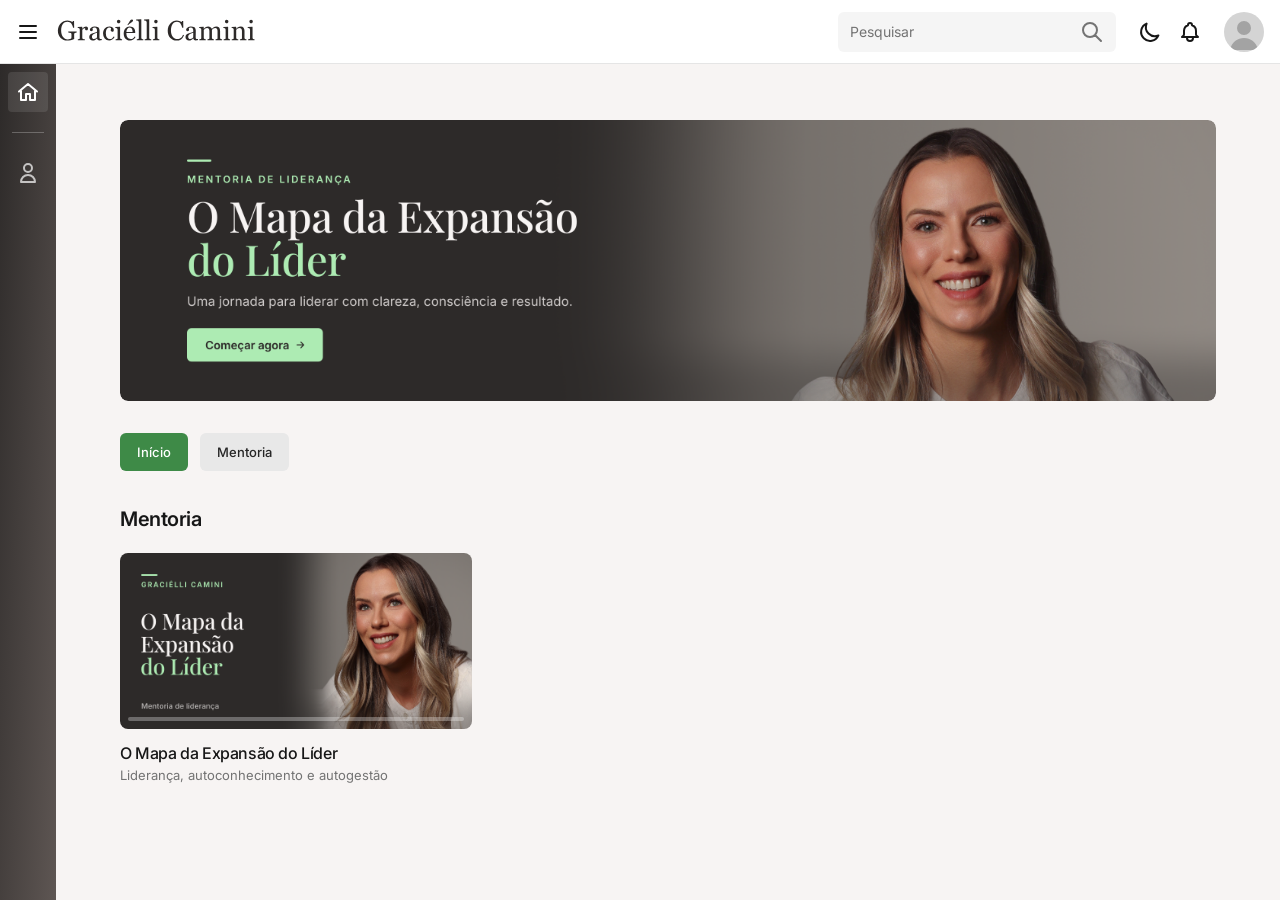
<file: index.html>
<!doctype html>
<html lang="pt-BR" data-theme="classic">
<head>
  <meta charset="utf-8" />
  <meta name="viewport" content="width=device-width, initial-scale=1" />
  <meta name="robots" content="noindex" />
  <title>Plataforma</title>
  <link rel="icon" href="assets/placeholders/favicon.svg" />
  <link rel="stylesheet" href="src/css/tokens.css" />
  <link rel="stylesheet" href="src/css/components.css" />
  <link rel="stylesheet" href="src/css/pages.css" />
  <link rel="stylesheet" href="src/css/arts.css" />
</head>
<body>
  <!-- Toda a interface é montada por src/js/main.js a partir dos dois arquivos de config.
       A fonte do cliente é carregada por src/js/theme.js (platform.config.js → typography). -->
  <div id="app"></div>

  <script src="platform.config.js"></script>
  <script src="content.config.js"></script>
  <script type="module" src="src/js/main.js"></script>
</body>
</html>
</file>
<file: src/css/tokens.css>
/* =============================================================
 * TOKENS
 *
 * Cores do sistema em HSL ("H S% L%"), usadas como hsl(var(--x)).
 *
 * [CLIENTE] — MUTÁVEIS, definidas no platform.config.js e injetadas
 * por src/js/theme.js na criação de cada plataforma (NUNCA edite aqui):
 *   --brand, --brand-light, --brand-dark, --brand-invert   botões, progresso, links, foco
 *   --navbar-primary, --navbar-secondary                    cores da barra lateral
 *   --navbar-background                                     imagem da barra lateral
 *   --page                                                  fundo das páginas (tema classic)
 *   --font-sans                                             fonte da interface
 *
 * IMUTÁVEL — todo o resto: medidas, raios e os 4 temas abaixo.
 * Os valores padrão deste arquivo são NEUTROS (preto, branco e cinzas):
 * o template não tem identidade visual de propósito.
 * ============================================================= */

:root {
  /* ---- medidas ---- */
  --topbar-h: 4rem;          /* 64px */
  --navbar-w-closed: 3.5rem; /* 56px */
  --navbar-w-open: 15rem;    /* 240px */
  --radius-sm: .25rem;
  --radius: .375rem;
  --radius-lg: .5rem;
  --radius-xl: .75rem;
  --ease: cubic-bezier(.4, 0, .2, 1);

  /* ---- fonte: [CLIENTE] typography.fontFamily — padrão Helvetica ---- */
  --font-sans: "Helvetica Neue", Helvetica, Arial, sans-serif;

  /* ---- tema "classic" (claro, cinzas neutros) ---- */
  --background: 0 0% 100%;
  --foreground: 0 0% 9%;
  --popover: 0 0% 100%;
  --popover-foreground: 0 0% 9%;
  --secondary: 0 0% 91%;
  --secondary-foreground: 0 0% 15%;
  --muted: 0 0% 96.1%;
  --muted-foreground: 0 0% 45.1%;
  --accent: 0 0% 96.1%;
  --accent-foreground: 0 0% 9%;
  --destructive: 0 72.22% 50.59%;   /* único tom não-cinza: alertas/erros */
  --destructive-foreground: 0 0% 98%;
  --card: 0 0% 100%;
  --border: 0 0% 89.8%;
  --input: 0 0% 83.1%;
  --ring: var(--brand-light);
  --page: 0 0% 98%;                 /* [CLIENTE] appearance.pageBackground */

  /* ---- marca: [CLIENTE] appearance.brandColor ---- */
  --brand-light: 0 0% 52.5%;
  --brand: 0 0% 45.1%;
  --brand-dark: 0 0% 36%;
  --brand-invert: 0 0% 100%;

  /* ---- barra lateral: [CLIENTE] appearance.sidebarColors / images.sidebarBackground ---- */
  --navbar-primary: 0 0% 9%;
  --navbar-secondary: 0 0% 0%;
  --navbar-background: none;

  /* ---- hero do ranking por tema da topbar ---- */
  --ranking-hero-bg: #171717;
  --ranking-subtitle-color: #a3a3a3;

  color-scheme: light;
}

/* ---- temas escuros: aplicados em .dark dentro de [data-theme=x] ou em .dark[data-theme=x] ---- */
:where([data-theme=carbon] .dark, .dark[data-theme=carbon]) {
  --background: 223 0% 3.9%;
  --foreground: 223 0% 98%;
  --popover: 223 0% 14.9%;
  --popover-foreground: 223 0% 98%;
  --secondary: 223 0% 14.9%;
  --secondary-foreground: 223 0% 98%;
  --muted: 223 0% 14.9%;
  --muted-foreground: 223 0% 63%;
  --accent: 223 0% 25%;
  --accent-foreground: 223 0% 98%;
  --destructive: 358.8 100% 69.8%;
  --destructive-foreground: 223 0% 98%;
  --card: 223 0% 9%;
  --border: 223 0% 15.5%;
  --input: 223 0% 20.4%;
  --page: var(--background);
  color-scheme: dark;
}

:where([data-theme=dracula] .dark, .dark[data-theme=dracula]) {
  --background: 249 24% 5%;
  --foreground: 245 50% 93%;
  --popover: 247 25% 8%;
  --popover-foreground: 245 50% 93%;
  --secondary: 248 27% 11%;
  --secondary-foreground: 245 50% 93%;
  --muted: 248 27% 13%;
  --muted-foreground: 248 15% 55%;
  --accent: 267 20% 15%;
  --accent-foreground: 245 50% 93%;
  --destructive: 343 55% 55%;
  --destructive-foreground: 0 0% 100%;
  --card: 247 25% 8%;
  --border: 248 20% 13%;
  --input: 249 16% 17%;
  --page: var(--background);
  color-scheme: dark;
}

:where([data-theme=prime] .dark, .dark[data-theme=prime]) {
  --background: 220 16% 5%;
  --foreground: 219 28% 88%;
  --popover: 220 16% 12%;
  --popover-foreground: 218 27% 92%;
  --secondary: 220 17% 12%;
  --secondary-foreground: 218 27% 94%;
  --muted: 220 16% 14%;
  --muted-foreground: 219 14% 55%;
  --accent: 220 16% 18%;
  --accent-foreground: 218 27% 94%;
  --destructive: 354 38% 50%;
  --destructive-foreground: 0 0% 100%;
  --card: 222 16% 9%;
  --border: 220 16% 15%;
  --input: 220 16% 17%;
  --page: var(--background);
  color-scheme: dark;
}

/* hero do ranking acompanha o tema da topbar */
:root:has(.topbar[data-theme=carbon])  { --ranking-hero-bg: #121212; --ranking-subtitle-color: #a1a1aa; }
:root:has(.topbar[data-theme=dracula]) { --ranking-hero-bg: #0f0e16; --ranking-subtitle-color: #847fa4; }
:root:has(.topbar[data-theme=prime])   { --ranking-hero-bg: #0f1115; --ranking-subtitle-color: #7c88a2; }
</file>
<file: src/css/components.css>
/* =============================================================
 * COMPONENTES — IMUTÁVEL (shell, botões, formulários, menus).
 * ============================================================= */

*, *::before, *::after { box-sizing: border-box; border: 0 solid hsl(var(--border)); }

html, body { height: 100%; }

html {
  font-family: var(--font-sans), "Apple Color Emoji", "Segoe UI Emoji";
  line-height: 1.5;
  -webkit-text-size-adjust: 100%;
  -webkit-tap-highlight-color: transparent;
}

body {
  margin: 0;
  overflow: hidden;
  font-size: .875rem;
  line-height: 1.25rem;
  color: hsl(var(--foreground));
  background: hsl(var(--page));
  -webkit-font-smoothing: antialiased;
}

h1, h2, h3, h4, p { margin: 0; font-size: inherit; font-weight: inherit; }
a { color: inherit; text-decoration: none; }
img, svg, video, iframe { display: block; max-width: 100%; }
button, input, select, textarea { font: inherit; color: inherit; margin: 0; }
button { background: none; padding: 0; cursor: pointer; }
ul, ol { margin: 0; padding: 0; }
hr { margin: 0; border-top-width: 1px; }
.sr-only { position: absolute; width: 1px; height: 1px; overflow: hidden; clip: rect(0 0 0 0); white-space: nowrap; }

.icon { display: inline-flex; flex: none; pointer-events: none; width: 1.5rem; height: 1.5rem; }
.icon svg { width: 100%; height: 100%; }
.icon-4 { width: 1rem; height: 1rem; }
.icon-5 { width: 1.25rem; height: 1.25rem; }
.icon-10 { width: 2.5rem; height: 2.5rem; }

/* tipografia utilitária */
.h1 { font-size: 1.5rem; line-height: 2rem; font-weight: 600; letter-spacing: -.025em; }
.h2 { font-size: 1.25rem; line-height: 1.75rem; font-weight: 600; letter-spacing: -.025em; }
.h3 { font-size: 1.125rem; line-height: 1.75rem; font-weight: 500; }
.h4 { font-size: 1rem; line-height: 1.5rem; font-weight: 500; }
.text-muted { color: hsl(var(--muted-foreground)); }
.text-mmd { font-size: .8125rem; line-height: 1.25rem; }
.text-xs { font-size: .75rem; line-height: 1rem; }
.eyebrow { font-size: .625rem; line-height: .875rem; font-weight: 600; text-transform: uppercase; color: hsl(var(--muted-foreground) / .7); }
.link-brand { color: hsl(var(--brand)); font-weight: 500; }
.link-brand:hover { color: hsl(var(--brand-dark)); }

/* =============================================================
 * SHELL: topbar + navbar + main
 * ============================================================= */
#app { display: flex; flex-direction: column; height: 100%; }

.base {
  display: flex;
  flex: 1;
  min-height: 0;
  overflow: hidden;
  background: hsl(var(--page));
  color: hsl(var(--foreground));
}

.main { flex: 1; min-width: 0; overflow-y: auto; scroll-behavior: smooth; }
.main--white { background: hsl(var(--background)); }
:root:not([data-theme=classic]) .main--white { background: hsl(var(--background)); }

/* ---------- Topbar ---------- */
.topbar {
  position: relative;
  z-index: 25;           /* abaixo da gaveta mobile (40) e do backdrop (30) */
  display: flex;
  flex: none;
  align-items: center;
  justify-content: space-between;
  height: var(--topbar-h);
  padding: 0 1rem 0 .5rem;
  border-bottom-width: 1px;
  border-color: hsl(var(--border));
  background: hsl(var(--background));
  color: hsl(var(--foreground));
}
.topbar__left, .topbar__right { display: flex; align-items: center; }
.topbar__right { gap: .875rem; justify-content: flex-end; }
.topbar__logo { display: block; outline: none; }
.topbar__logo img { max-height: 3rem; max-width: 200px; object-fit: contain; }

.topbar__button {
  display: flex;
  align-items: center;
  justify-content: center;
  width: 2.5rem;
  height: 2.5rem;
  border-radius: 9999px;
  background: hsl(var(--background));
  color: hsl(var(--foreground));
  outline: 2px solid transparent;
  outline-offset: 2px;
  position: relative;
}
.topbar__button:hover, .topbar__button:focus-visible { background: hsl(var(--foreground) / .05); }
.topbar__button img { width: 2.5rem; height: 2.5rem; border-radius: 9999px; object-fit: cover; }
.topbar__badge {
  position: absolute; top: .375rem; right: .375rem;
  min-width: 1rem; height: 1rem; padding: 0 .25rem;
  border-radius: 9999px; background: hsl(var(--destructive)); color: #fff;
  font-size: .625rem; line-height: 1rem; font-weight: 600; text-align: center;
}

.topbar__search { display: none; width: 100%; max-width: 20rem; }
@media (min-width: 768px) { .topbar__search { display: block; } }
.search-control { position: relative; color: hsl(var(--muted-foreground)); }
.search-control:focus-within { color: hsl(var(--foreground)); }
.search-control button { position: absolute; inset: 0 0 0 auto; display: flex; align-items: center; padding-right: .75rem; color: inherit; }
.topbar__search-input {
  width: 100%;
  height: 2.5rem;
  padding: .5rem 3rem .5rem .75rem;
  border: none;
  border-radius: var(--radius);
  background: hsl(var(--border) / .4);
  color: hsl(var(--foreground));
  outline: none;
}
.topbar__search-input::placeholder { color: hsl(var(--muted-foreground)); }
.topbar__search-input:focus-visible { background: hsl(var(--border) / .6); }

@media (max-width: 767px) { .md-only { display: none !important; } }

/* ---------- Navbar (barra lateral) ---------- */
.navbar {
  flex: none;
  overflow-y: auto;
  overflow-x: hidden;
  transition: transform .3s var(--ease);
  scrollbar-width: none;
}
.navbar::-webkit-scrollbar { display: none; }

.navbar-solid { background-color: hsl(var(--navbar-primary)); }
.navbar-linear-gradient { background-image: linear-gradient(to bottom right, hsl(var(--navbar-primary)), hsl(var(--navbar-secondary))); }
.navbar-blend-gradient {
  background-position: 50%;
  background-size: cover;
  background-image:
    linear-gradient(to bottom right, hsl(var(--navbar-primary) / 90%), hsl(var(--navbar-secondary) / 90%)),
    var(--navbar-background);
}
.navbar-minimal { background-color: hsl(var(--background)); border-right-width: 1px; }
.navbar-transparent { border-right-width: 1px; border-color: hsl(var(--border)); }

.navbar-dark {
  --navbar-fg-dim: #ffffffb3; --navbar-fg: #fff; --navbar-bg-hover: #ffffff1a;
  --navbar-border: #ffffff40; --navbar-input-bg: #0000004d; --navbar-input-focus: #000000b3;
  --navbar-input-ph: #ffffff80; --navbar-search-text: #a3a3a3; --navbar-button-hover: #ffffff0d;
}
.navbar-light {
  --navbar-fg-dim: #0a0a0a80; --navbar-fg: #0a0a0ab3; --navbar-bg-hover: #0a0a0a1a;
  --navbar-border: #0a0a0a1a; --navbar-input-bg: #0000001a; --navbar-input-focus: #fff;
  --navbar-input-ph: #0006; --navbar-search-text: #0006; --navbar-button-hover: #0000000d;
}

.navbar__inner { width: var(--navbar-w-open); transition: width .3s var(--ease); }
.navbar__group { display: flex; flex-direction: column; gap: .25rem; padding: .5rem; }
.navbar__divisor { margin: .75rem; border-color: var(--navbar-border); }

.navbar__link {
  position: relative;
  display: flex;
  align-items: center;
  padding: .5rem;
  border-radius: var(--radius-sm);
  color: var(--navbar-fg-dim);
  white-space: nowrap;
  outline: 2px solid transparent;
  outline-offset: 2px;
}
.navbar__link.active, .navbar__link:hover, .navbar__link:focus-visible { background: var(--navbar-bg-hover); color: var(--navbar-fg); }
.navbar__text { flex: 1; margin-left: .75rem; font-weight: 500; overflow: hidden; opacity: 1; transition: all .3s var(--ease); }
.navbar__link.active .navbar__text { font-weight: 600; }

.navbar__mobile-head { display: none; }
.navbar__button {
  display: flex; align-items: center; justify-content: center;
  width: 2.5rem; height: 2.5rem; margin-right: .5rem; border-radius: 9999px; color: var(--navbar-fg);
}
.navbar__button:hover { background: var(--navbar-button-hover); }
.navbar__search { position: relative; color: var(--navbar-search-text); }
.navbar__search input {
  width: 100%; padding: .375rem 3rem .375rem .75rem; border-radius: var(--radius);
  background: var(--navbar-input-bg); color: var(--navbar-fg); border: 1px solid transparent; outline: none;
}
.navbar__search input::placeholder { color: var(--navbar-input-ph); }
.navbar__search input:focus { background: var(--navbar-input-focus); }
.navbar__search button { position: absolute; inset: 0 0 0 auto; display: flex; align-items: center; padding-right: .75rem; color: inherit; }

/* tooltip quando recolhida */
.navbar__tip {
  position: fixed;
  z-index: 60;
  padding: .25rem .5rem;
  border-radius: var(--radius);
  background: #fff;
  color: #737373;
  font-size: .6875rem;
  font-weight: 700;
  line-height: 1rem;
  box-shadow: 0 0 20px 4px #9aa1b126, 0 4px 80px -8px #24282f40, 0 4px 4px -2px #5b5e6926;
  pointer-events: none;
  transform: translateY(-50%);
  white-space: nowrap;
}
.dark .navbar__tip, :root:not([data-theme=classic]) .navbar__tip { background: hsl(var(--border)); color: hsl(var(--foreground)); }

.navbar-backdrop {
  position: fixed; inset: 0; z-index: 30;
  pointer-events: none; opacity: 0; background: #18181b00;
  transition: opacity .2s var(--ease);
}

@media (min-width: 640px) {
  .navbar:not([data-state=open]) .navbar__inner { width: var(--navbar-w-closed); }
  .navbar:not([data-state=open]) .navbar__text { opacity: 0; flex: none; width: 0; margin-left: 0; }
  .navbar-backdrop { display: none; }
}

@media (max-width: 639px) {
  .navbar { position: fixed; top: 0; bottom: 0; left: 0; z-index: 40; transform: translateX(-100%); }
  .navbar[data-state=open] { transform: translateX(0); }
  .navbar-transparent { background: hsl(var(--page)); }
  .navbar[data-state=open] + .navbar-backdrop { pointer-events: auto; opacity: 1; background: #18181bbf; }
  .navbar__mobile-head { display: block; margin-bottom: .25rem; }
  .navbar__mobile-head .row { display: flex; align-items: center; height: 3rem; margin-bottom: .375rem; }
  .navbar__mobile-head img { max-height: 3rem; max-width: 160px; }
}

/* =============================================================
 * BOTÕES
 * ============================================================= */
.btn {
  --bw: 1px;
  display: inline-flex;
  align-items: center;
  justify-content: center;
  gap: .5rem;
  padding: .5rem 1rem;
  border: var(--bw) solid transparent;
  border-radius: var(--radius);
  font-size: .8125rem;
  font-weight: 500;
  line-height: 1.25rem;
  white-space: nowrap;
  user-select: none;
  cursor: pointer;
  box-shadow: 0 1px 2px 0 #0000000d;
  outline: 2px solid transparent;
  outline-offset: 2px;
  transition: color .15s var(--ease), background-color .15s var(--ease), border-color .15s var(--ease), box-shadow .15s var(--ease);
}
.btn:focus-visible { border-color: hsl(var(--ring)); box-shadow: 0 0 0 3px hsl(var(--ring) / .4); }
.btn[disabled], .btn.disabled { pointer-events: none; opacity: .5; }

.btn-primary { background: hsl(var(--brand)); color: hsl(var(--brand-invert)); }
.btn-primary:hover { background: hsl(var(--brand-dark)); }
.btn-secondary { background: hsl(var(--secondary)); color: hsl(var(--secondary-foreground)); box-shadow: none; }
.btn-secondary:hover { background: hsl(var(--secondary) / .8); }
.btn-secondary.active { background: hsl(var(--brand)); color: hsl(var(--brand-invert)); }
.btn-ghost { color: hsl(var(--foreground)); box-shadow: none; }
.btn-ghost:hover { background: hsl(var(--accent)); color: hsl(var(--accent-foreground)); }
.btn-outline { border-color: hsl(var(--input)); background: hsl(var(--background)); color: hsl(var(--accent-foreground)); }
.btn-outline:hover, .btn-outline.active { background: hsl(var(--accent)); }
.dark .btn-outline, :root:not([data-theme=classic]) .btn-outline { background: hsl(var(--input) / .3); }
.btn-outline-primary { border-color: hsl(var(--brand)); color: hsl(var(--brand)); box-shadow: none; background: transparent; }
.btn-outline-primary:hover, .btn-outline-primary:focus-visible { background: hsl(var(--brand)); color: hsl(var(--brand-invert)); }
.btn-outline-secondary { border-color: hsl(var(--secondary)); color: hsl(var(--secondary-foreground) / .8); box-shadow: none; background: transparent; }
.btn-outline-secondary:hover, .btn-outline-secondary.active { background: hsl(var(--secondary)); color: hsl(var(--secondary-foreground)); }

.btn-sm { padding: .25rem .625rem; }
.btn-md { padding: .625rem 1rem; font-size: .875rem; }
.btn-lg { padding: .625rem 1.25rem; font-size: 1rem; line-height: 1.5rem; }
.btn-md.btn-outline-primary, .btn-md.btn-outline-secondary, .btn-lg.btn-outline-primary, .btn-lg.btn-outline-secondary { --bw: 2px; }
.btn-icon { width: 2rem; height: 2rem; padding: 0; }
.btn-square { padding: .5rem; }
.btn-block { width: 100%; }
.lowercase { text-transform: lowercase; }

.join { display: flex; align-items: stretch; }
.join > :not(:first-child) { border-top-left-radius: 0; border-bottom-left-radius: 0; margin-left: calc(var(--bw, 1px) * -1); }
.join > :not(:last-child) { border-top-right-radius: 0; border-bottom-right-radius: 0; }

/* =============================================================
 * FORMULÁRIOS
 * ============================================================= */
.form-group { display: grid; gap: .375rem; }
.form-label { font-size: .8125rem; font-weight: 500; line-height: 1.25rem; color: hsl(var(--secondary-foreground)); user-select: none; }
.form-input, .form-select, .form-textarea {
  display: block;
  width: 100%;
  padding: .5rem .75rem;
  border: 1px solid hsl(var(--input));
  border-radius: var(--radius);
  background: #fff;
  color: hsl(var(--foreground));
  font-size: .875rem;
  line-height: 1.25rem;
  box-shadow: 0 1px 2px 0 #0000000d;
  outline: none;
  transition: color .15s var(--ease), box-shadow .15s var(--ease);
  appearance: none;
}
.dark :is(.form-input, .form-select, .form-textarea),
:root:not([data-theme=classic]) :is(.form-input, .form-select, .form-textarea) { background: hsl(var(--input) / .3); }
.form-input::placeholder, .form-textarea::placeholder { color: hsl(var(--muted-foreground)); }
.form-input:focus-visible, .form-select:focus-visible, .form-textarea:focus-visible { border-color: hsl(var(--ring)); box-shadow: 0 0 0 3px hsl(var(--ring) / .4); }
.form-input-md { padding: .75rem; font-size: 1rem; line-height: 1.5rem; }
.form-input-sm { padding-top: .375rem; padding-bottom: .375rem; font-size: .8125rem; }
@media (min-width: 640px) { .form-input-base { font-size: 1rem; line-height: 1.5rem; } }
.form-select {
  padding-right: 2.5rem;
  background-image: url("data:image/svg+xml;charset=utf-8,%3Csvg xmlns='http://www.w3.org/2000/svg' fill='none' viewBox='0 0 20 20'%3E%3Cpath stroke='%23737373e6' stroke-linecap='round' stroke-linejoin='round' stroke-width='1.5' d='m6 8 4 4 4-4'/%3E%3C/svg%3E");
  background-position: right .5rem center;
  background-repeat: no-repeat;
  background-size: 1.5em 1.5em;
}
.form-select option { background: hsl(var(--popover)); color: hsl(var(--popover-foreground)); }
.form-textarea { resize: vertical; }

.stack-input { display: grid; }
.stack-input > * { grid-row: 1; grid-column: 1; align-self: center; }
.stack-input > :last-child { justify-self: end; }

/* =============================================================
 * DROPDOWN
 * ============================================================= */
.dropdown { position: relative; display: inline-block; }
.dropdown-menu {
  position: absolute;
  right: 0;
  z-index: 50;
  width: 12rem;
  margin-top: .5rem;
  border-radius: var(--radius-lg);
  background: hsl(var(--popover));
  box-shadow: 0 0 0 1px hsl(var(--foreground) / .1), 0 4px 6px -1px #0000001a, 0 2px 4px -2px #0000001a;
  transform-origin: 100% 0;
  opacity: 0;
  transform: scale(.95);
  visibility: hidden;
  transition: opacity .1s var(--ease), transform .1s var(--ease), visibility 0s .1s;
}
.dropdown[data-state=open] .dropdown-menu { opacity: 1; transform: scale(1); visibility: visible; transition: opacity .1s var(--ease), transform .1s var(--ease); }
.dropdown-menu > div { padding: .25rem; }
.dropdown-menu > div + div { border-top: 1px solid hsl(var(--foreground) / .1); }
.dropdown-menu :where(a, button) {
  display: block; width: 100%; padding: .375rem .5rem; border-radius: var(--radius);
  color: hsl(var(--popover-foreground)); text-align: left; font-size: .875rem;
}
.dropdown-menu :where(a, button):hover { background: hsl(var(--accent)); color: hsl(var(--accent-foreground)); }
.dropdown-menu .dropdown-head { padding: .5rem; }
.dropdown-menu .dropdown-head p:last-child { color: hsl(var(--muted-foreground)); font-size: .75rem; overflow: hidden; text-overflow: ellipsis; }

/* =============================================================
 * SUPERFÍCIES
 * ============================================================= */
.surface { border-radius: var(--radius-lg); border-width: 1px; border-color: hsl(var(--border)); background: hsl(var(--card)); }
.shadow { box-shadow: 0 1px 3px 0 #0000001a, 0 1px 2px -1px #0000001a; }
.shadow-subtle { box-shadow: 0 1px 3px 0 #00000014; }
.shadow-lg { box-shadow: 0 10px 15px -3px #0000001a, 0 4px 6px -4px #0000001a; }
.divide-y > * + * { border-top: 1px solid hsl(var(--border) / .5); }

.progress { height: .25rem; width: 100%; border-radius: 9999px; background: hsl(var(--secondary)); overflow: hidden; }
.progress > div { height: 100%; border-radius: 9999px; background: hsl(var(--brand)); transition: width .3s var(--ease); }
.progress--lg { height: .5rem; }

.badge { display: inline-flex; align-items: center; padding: 0 .375rem; border-radius: 9999px; font-size: .6875rem; line-height: 1.125rem; font-weight: 600; }
.badge-brand { background: hsl(var(--brand)); color: hsl(var(--brand-invert)); }
.badge-secondary { background: hsl(var(--secondary)); color: hsl(var(--secondary-foreground)); }
.badge-success { background: hsl(var(--foreground)); color: hsl(var(--background)); }

.tabs-box { display: inline-flex; height: 2.25rem; padding: 3px; border-radius: var(--radius-lg); background: hsl(var(--muted)); }
.tabs-box .tab {
  display: inline-flex; align-items: center; justify-content: center; gap: .375rem;
  height: calc(100% - 1px); padding: .25rem .5rem; border-radius: var(--radius);
  color: hsl(var(--foreground) / .6); font-size: .8125rem; font-weight: 500; white-space: nowrap;
}
.tabs-box .tab:hover { color: hsl(var(--foreground)); }
.tabs-box .tab[aria-selected=true] { background: hsl(var(--background)); color: hsl(var(--foreground)); box-shadow: 0 1px 3px 0 #0000001a, 0 1px 2px -1px #0000001a; }

.empty { display: flex; flex-direction: column; align-items: center; padding: 2rem 1rem; text-align: center; }
@media (min-width: 768px) { .empty { padding: 4rem 1rem; } }
.empty h2 { margin-top: 1.25rem; font-size: 1.25rem; line-height: 1.75rem; font-weight: 500; letter-spacing: -.025em; }
.empty p { margin-top: .5rem; color: hsl(var(--muted-foreground)); }

.avatar { flex: none; border-radius: 9999px; object-fit: cover; background: hsl(var(--secondary)); }
.avatar-8 { width: 2rem; height: 2rem; }
.avatar-10 { width: 2.5rem; height: 2.5rem; }
.avatar-12 { width: 3rem; height: 3rem; }

/* =============================================================
 * PROSE (texto da aula)
 * ============================================================= */
.prose { color: hsl(var(--foreground) / .85); font-size: .875rem; line-height: 1.7; max-width: 65ch; overflow-wrap: break-word; }
.prose > * + * { margin-top: 1em; }
.prose a { color: hsl(var(--brand)); text-decoration: underline; font-weight: 500; }
.prose ul, .prose ol { padding-left: 1.5em; }
.prose li + li { margin-top: .35em; }
.prose strong { color: hsl(var(--foreground)); font-weight: 600; }
.prose h2, .prose h3 { color: hsl(var(--foreground)); font-weight: 600; font-size: 1.1em; }
.prose img { border-radius: var(--radius-lg); }

/* =============================================================
 * TOAST
 * ============================================================= */
.toast {
  position: fixed; left: 50%; bottom: 1.5rem; z-index: 70;
  padding: .625rem 1rem; border-radius: var(--radius-lg);
  background: hsl(var(--foreground)); color: hsl(var(--background));
  font-weight: 500; box-shadow: 0 10px 15px -3px #0000002a;
  transform: translate(-50%, 1rem); opacity: 0; transition: all .2s var(--ease);
  pointer-events: none;
}
.toast[data-state=open] { transform: translate(-50%, 0); opacity: 1; }
</file>
<file: src/css/pages.css>
/* =============================================================
 * PÁGINAS — IMUTÁVEL (vitrine, curso, módulo, aula, etc).
 * ============================================================= */

/* ---------- containers ---------- */
.page-pad { padding: 1.5rem 1rem .75rem; }
@media (min-width: 768px) { .page-pad { padding: 2rem 2rem .75rem; } }
@media (min-width: 1280px) { .page-pad { padding: 3.5rem 4rem .75rem; } }
.page-x { padding: 0 1rem; overflow-x: clip; }
@media (min-width: 768px) { .page-x { padding: 0 2rem; } }
@media (min-width: 1280px) { .page-x { padding: 0 4rem; } }

.container-6xl { max-width: 72rem; margin: 0 auto; padding-top: 1rem; }
@media (min-width: 768px) { .container-6xl { padding-top: 2rem; } }
@media (min-width: 1280px) { .container-6xl { padding-top: 4rem; } }
.course-wrap { padding: 0 1rem 1rem; }
@media (min-width: 768px) { .course-wrap { padding: 0 1.5rem 2rem; } }

.container-xl { max-width: 80rem; margin: 0 auto; padding: 0 1rem; }
@media (min-width: 768px) { .container-xl { padding: 0 2rem; } }
.container-lg { max-width: 64rem; margin: 0 auto; padding: 0 1rem 1rem; }
@media (min-width: 768px) { .container-lg { padding: 0 1.5rem 2rem; } }

/* cabeçalho padrão (Notificações, Minha conta…) */
.page-head { display: flex; flex-wrap: wrap; align-items: center; gap: .5rem; padding: 1.5rem 0; border-bottom-width: 1px; }
@media (min-width: 768px) { .page-head { padding-top: 3.5rem; } }
.page-head > div:first-child { flex-grow: 1; }
.page-head .h1 { margin-top: .25rem; }

/* =============================================================
 * VITRINE
 * ============================================================= */
.banners { position: relative; margin-bottom: 2rem; overflow: hidden; border-radius: var(--radius-lg); }
.banners__track { display: flex; transition: transform .5s var(--ease); }
.banners__slide { flex: 0 0 100%; }
.banners__slide img { width: 100%; aspect-ratio: 1440 / 369; object-fit: cover; border-radius: var(--radius-lg); }
.banners__dots { position: absolute; right: 1.25rem; bottom: .5rem; display: flex; gap: .5rem; }
.banners__dots button { width: .5rem; height: .5rem; border-radius: 9999px; background: #fff; opacity: .5; transition: opacity .2s; }
.banners__dots button[aria-current=true] { background: hsl(var(--brand)); opacity: 1; }

.chips { display: flex; gap: .75rem; overflow-x: auto; scrollbar-width: none; padding-bottom: 2px; }
.chips::-webkit-scrollbar { display: none; }
.chips .btn { flex: none; }

.shelf-title { padding: 1.25rem 0; }

.course-grid { display: flex; flex-wrap: wrap; margin: 0 -.625rem; }
.course-card { width: 100%; margin-bottom: 1.25rem; padding: 0 .625rem; }
@media (min-width: 640px) { .course-card { width: 50%; } }
@media (min-width: 1024px) { .course-card { width: 33.3333%; } }
@media (min-width: 1536px) { .course-card { width: 25%; max-width: 28rem; } }
.course-card__media { position: relative; transition: transform .3s var(--ease); }
.course-card:hover .course-card__media { transform: scale(1.05); }
.course-card__media img { width: 100%; aspect-ratio: 2 / 1; object-fit: cover; border-radius: var(--radius-lg); background: hsl(var(--muted)); }
.course-card__progress { position: absolute; left: 0; right: 0; bottom: 0; padding: .5rem; }
.course-card__progress .progress { background: #ffffff4d; }
.course-card__lock {
  position: absolute; inset: 0; display: flex; align-items: center; justify-content: center;
  border-radius: var(--radius-lg); background: #0000008c; color: #fff;
}
.course-card__lock span { display: inline-flex; align-items: center; gap: .5rem; padding: .375rem .75rem; border-radius: 9999px; background: #0009; font-weight: 600; font-size: .8125rem; }
.course-card__body { padding-top: .75rem; }
.course-card__title { font-size: 1rem; line-height: 1.5rem; font-weight: 500; letter-spacing: -.025em; color: hsl(var(--foreground)); }
.course-card__sub { font-size: .8125rem; line-height: 1.25rem; color: hsl(var(--muted-foreground)); }

/* =============================================================
 * CURSO / MÓDULO
 * ============================================================= */
.hero {
  border-radius: var(--radius-xl);
  padding: 1.75rem;
  color: #fff;
  background: linear-gradient(90deg, #000 0, #000000f2 33.79%, #000000d9 51.37%, transparent 65.3%), var(--art-background, none), #000;
  background-size: cover;
  background-position: center;
}
@media (min-width: 768px) { .hero { padding: 3.5rem; } }
.hero__title, .hero__desc { max-width: 42rem; }
.hero__desc { margin-top: .25rem; font-size: 1rem; line-height: 1.5rem; color: #ffffffb3; }
.hero__meta { display: flex; gap: .75rem; margin-top: .5rem; font-size: .8125rem; font-weight: 600; color: #ffffffb3; }
.hero__progress { display: flex; align-items: center; max-width: 13rem; margin-top: 1.25rem; }
.hero__progress .progress { background: hsl(var(--secondary) / .4); }
.hero__progress span { width: 2.5rem; text-align: right; font-size: .75rem; font-weight: 500; color: #ffffffb3; }
.hero .btn { margin-top: 1.5rem; font-weight: 600; }

.section-title { font-size: 1.125rem; line-height: 1.75rem; font-weight: 600; letter-spacing: -.025em; }

.module-grid { display: flex; flex-wrap: wrap; margin: 1.25rem -.5rem 0; }
.module-card { width: 50%; margin-bottom: 1rem; padding: 0 .5rem; }
@media (min-width: 768px) { .module-card { width: 25%; } }
.module-card a { position: relative; display: block; transition: transform .3s var(--ease); }
.module-card:hover a { transform: scale(1.05); }
.module-card img { width: 100%; aspect-ratio: 5 / 7; object-fit: cover; border-radius: var(--radius-lg); background: hsl(var(--muted)); }
.module-card__shade { position: absolute; inset: 0; border-radius: var(--radius-lg); background: linear-gradient(#0000 35%, #000c); opacity: 0; transition: opacity .3s var(--ease); }
.module-card:hover .module-card__shade, .module-card a:focus-visible .module-card__shade { opacity: 1; }
.module-card__label { position: absolute; left: 0; right: 0; bottom: 0; padding: .75rem; overflow: hidden; }
@media (min-width: 640px) { .module-card__label { padding: 1rem; } }
.module-card__label p { position: relative; bottom: -1.5rem; opacity: 0; color: #fff; font-weight: 500; letter-spacing: -.025em; transition: all .3s var(--ease); }
.module-card:hover .module-card__label p, .module-card a:focus-visible .module-card__label p { bottom: 0; opacity: 1; }
.module-card__count { position: absolute; top: .5rem; right: .5rem; }

.module-head { display: flex; align-items: flex-start; gap: .5rem; margin-top: 2rem; }
.module-head a { display: inline-block; font-size: 1rem; font-weight: 600; color: hsl(var(--brand)); }
@media (min-width: 640px) { .module-head a { margin-left: .5rem; } }

.lesson-list { margin-top: 1.25rem; }
.lesson-row { display: flex; align-items: center; gap: .5rem; padding: 1rem 1.5rem 1rem 1rem; }
@media (min-width: 640px) { .lesson-row { gap: 1rem; } }
.lesson-row__check {
  flex: none; display: flex; align-items: center; justify-content: center;
  width: 1.25rem; height: 1.25rem; margin: 0 .25rem; border-radius: 9999px;
  box-shadow: inset 0 0 0 1px hsl(var(--input)); color: transparent;
}
.lesson-row__check.done { background: hsl(var(--brand)); color: hsl(var(--brand-invert)); box-shadow: none; }
.lesson-row img { flex: none; width: 4rem; aspect-ratio: 16 / 9; object-fit: cover; border-radius: var(--radius-lg); background: hsl(var(--muted)); }
@media (min-width: 640px) { .lesson-row img { width: 6rem; } }
.lesson-row__body { display: flex; flex-direction: column; align-items: flex-start; flex-grow: 1; min-width: 0; }
.lesson-row__body a { font-weight: 500; color: hsl(var(--foreground)); }
@media (min-width: 640px) { .lesson-row__body a { font-size: 1rem; line-height: 1.5rem; } }
.lesson-row__play { color: hsl(var(--muted-foreground) / .6); }

.module-foot { display: flex; align-items: center; justify-content: flex-end; gap: 1rem; margin-top: 1.25rem; }
.module-foot .sep { width: 1px; height: .625rem; background: hsl(var(--muted-foreground) / .5); }

/* =============================================================
 * AULA
 * ============================================================= */
.theater-band { background: #09090b; }
.dark .theater-band, :root:not([data-theme=classic]) .theater-band { background: #000; }
.theater-band__inner { display: flex; max-width: 80rem; margin: 0 auto; padding: 0 1rem; }
@media (min-width: 768px) { .theater-band__inner { padding: 0 2rem; } }
.player { position: relative; z-index: 20; flex-grow: 1; aspect-ratio: 16 / 9; background: #000; }
.player iframe { position: absolute; inset: 0; width: 100%; height: 100%; border: 0; }
.player__empty { position: absolute; inset: 0; display: flex; flex-direction: column; align-items: center; justify-content: center; gap: .75rem; color: #ffffff80; }

.aside-entries { position: relative; display: none; width: 33.3333%; }
@media (min-width: 1024px) { .aside-entries { display: block; } }
.layout-wide .aside-entries { display: none; }
.aside-entries__scroll { position: absolute; inset: 0; overflow-y: auto; scrollbar-width: thin; scrollbar-color: #ffffff4d transparent; }
.aside-entry { display: flex; align-items: center; padding: .75rem 1.25rem; line-height: 1.375; color: #fff9; transition: all .15s var(--ease); outline: none; }
.aside-entry:hover, .aside-entry.active { background: #ffffff1a; color: #fff; }
.aside-entry img { flex: none; width: 60px; height: 34px; object-fit: cover; border-radius: var(--radius-sm); }
.aside-entry div { margin-left: 1rem; font-weight: 500; }
.aside-entry .done-dot { margin-left: auto; padding-left: .5rem; color: hsl(var(--brand)); }

.breadcrumbs { background: hsl(var(--muted) / .8); color: hsl(var(--secondary-foreground)); }
.dark .breadcrumbs, :root:not([data-theme=classic]) .breadcrumbs { background: hsl(var(--muted) / .4); }
.breadcrumbs__inner { display: flex; flex-direction: column; gap: 1rem; max-width: 80rem; margin: 0 auto; padding: 1rem; }
@media (min-width: 768px) { .breadcrumbs__inner { flex-direction: row; justify-content: space-between; padding: 1rem 2rem; } }
.crumbs { display: flex; flex-wrap: wrap; align-items: center; gap: .25rem; }
.crumbs a { padding: 0 .125rem; }
.crumbs a:hover { color: hsl(var(--foreground)); }
.crumbs .icon { color: hsl(var(--muted-foreground) / .5); }
.lesson-actions { display: flex; gap: .75rem; }
.lesson-actions .layout-toggle { display: none; }
@media (min-width: 1024px) { .lesson-actions .layout-toggle { display: inline-flex; } }

.lesson-grid { display: grid; gap: 2rem; margin-top: 2rem; }
@media (min-width: 1024px) {
  .lesson-grid { grid-template-columns: repeat(3, minmax(0, 1fr)); }
  .lesson-grid__main { grid-column: span 2; }
  .lesson-grid__side { grid-row: span 2; }
}
.lesson-title { color: hsl(var(--secondary-foreground)); }
.dark .lesson-title, :root:not([data-theme=classic]) .lesson-title { color: hsl(var(--foreground)); }

.attachments { margin-top: 2rem; }
.attachments a { display: flex; align-items: center; gap: .75rem; padding: .75rem 1rem; }
.attachments a:hover { background: hsl(var(--accent)); }

.popout { position: sticky; top: 2rem; padding: 1.5rem; }
.popout__title { text-align: center; font-weight: 500; color: hsl(var(--secondary-foreground)); }
.ratings { display: flex; justify-content: space-around; margin: .75rem 0; padding: .75rem 1rem; border-width: 1px; border-radius: var(--radius-lg); }
.ratings button { font-size: 1.6rem; line-height: 1; border-radius: 9999px; transition: all .15s ease-in-out; }
.ratings button:hover, .ratings button:focus-visible { transform: scale(1.25); }
.ratings button[data-state=inactive] { filter: grayscale(1); opacity: .75; }
.ratings button[data-state=inactive]:hover { filter: none; opacity: 1; }
.popout__progress { display: flex; align-items: center; margin-top: .625rem; }
.popout__progress span { width: 2.5rem; text-align: right; font-size: .75rem; font-weight: 500; color: hsl(var(--muted-foreground)); }
.btn-done { background: hsl(var(--brand)); border-color: hsl(var(--brand)); color: hsl(var(--brand-invert)); }
.btn-done:hover { background: hsl(var(--brand-dark)); color: hsl(var(--brand-invert)); }

.theater-overlay { position: fixed; inset: 0; z-index: 30; background: #000; opacity: 0; transition: opacity .2s var(--ease); pointer-events: none; }
.theater-overlay[data-state=open] { opacity: .9; pointer-events: auto; }

/* comentários */
.comment-form { display: flex; gap: .5rem; margin-top: 1.5rem; }
@media (min-width: 768px) { .comment-form { gap: 1rem; } }
.comment-form textarea { resize: none; padding: .75rem 6rem .75rem .75rem; min-height: 46px; overflow: hidden; }
.comment-form .btn { margin: 0 .5rem .5rem 0; align-self: end; }
.comments-bar { display: flex; flex-wrap: wrap; align-items: center; gap: .5rem; margin-top: 2rem; }
.comment { display: flex; gap: .75rem; padding: 1rem 0; }
.comment__head { display: flex; align-items: baseline; gap: .5rem; }
.comment__head strong { font-weight: 600; }
.comment__body { margin-top: .25rem; white-space: pre-line; color: hsl(var(--foreground) / .85); }

/* =============================================================
 * COMUNIDADE
 * ============================================================= */
.community { display: flex; flex-direction: column; gap: 1rem 2rem; }
@media (min-width: 768px) { .community { flex-direction: row; } }
.community__side { flex: none; }
@media (min-width: 768px) { .community__side { width: 15rem; } .community__side > div { position: sticky; top: 3.5rem; } }
.community__feed { flex-grow: 1; align-self: flex-start; width: 100%; order: -1; }
@media (min-width: 768px) { .community__feed { order: 0; } }
.side-nav { display: grid; gap: .125rem; margin-top: 1rem; }
.side-nav a { display: flex; align-items: center; gap: .5rem; padding: .5rem .75rem; border-radius: var(--radius); font-weight: 500; color: hsl(var(--accent-foreground)); transition: background .15s; }
.side-nav a:hover, .side-nav a[aria-selected=true] { background: hsl(var(--secondary)); }
.dark .side-nav a:hover, .dark .side-nav a[aria-selected=true] { background: hsl(var(--accent)); }
.side-label { display: block; margin-top: 1.25rem; padding: 0 1rem; font-size: .75rem; font-weight: 600; text-transform: uppercase; letter-spacing: .025em; color: hsl(var(--muted-foreground)); }
.search-soft { border-color: transparent; background: hsl(var(--input) / .3); box-shadow: none; padding-right: 2.25rem; }

.post { display: flex; gap: 1rem; padding: 1.25rem; }
.post__title { font-size: 1rem; line-height: 1.5rem; font-weight: 600; letter-spacing: -.0125em; }
.post__title:hover { color: hsl(var(--brand)); }
.post__meta { display: flex; flex-wrap: wrap; align-items: center; gap: .5rem; margin-top: .25rem; font-size: .75rem; color: hsl(var(--muted-foreground)); }
.post__excerpt { margin-top: .5rem; color: hsl(var(--foreground) / .8); display: -webkit-box; -webkit-line-clamp: 2; -webkit-box-orient: vertical; overflow: hidden; }
.post__stats { margin-left: auto; display: flex; align-items: center; gap: .25rem; color: hsl(var(--muted-foreground)); font-size: .8125rem; white-space: nowrap; }

/* =============================================================
 * RANKING
 * ============================================================= */
.ranking-hero { background: var(--ranking-hero-bg); }
.ranking-hero__inner { max-width: 48rem; margin: 0 auto; padding: 3.5rem 1rem 7rem; color: #fff; text-align: center; }
.ranking-hero h2 { margin-top: 1.25rem; font-size: 1.5rem; line-height: 2rem; font-weight: 500; letter-spacing: -.025em; }
@media (min-width: 640px) { .ranking-hero h2 { font-size: 1.875rem; line-height: 2.25rem; } }
.ranking-hero p { max-width: 42rem; margin: 1rem auto 0; font-size: 1rem; line-height: 1.5rem; color: var(--ranking-subtitle-color); }
.ranking-board { max-width: 48rem; margin: -6rem auto 0; padding: 0 1rem 2rem; }
.ranking-board__head { display: flex; gap: .75rem; padding: 1rem; border-bottom-width: 1px; }
.ranking-board__body { padding: .5rem 1rem; }
.ranking-row { display: flex; align-items: center; min-height: 62px; padding: .5rem; }
@media (min-width: 640px) { .ranking-row { padding: .5rem 1.5rem .5rem 2rem; } }
.ranking-row__pos { display: none; width: 1.5rem; text-align: center; font-weight: 600; }
@media (min-width: 640px) { .ranking-row__pos { display: block; margin-right: 1rem; } }
.ranking-row__who { display: flex; align-items: center; gap: 1rem; flex: 1; min-width: 0; }
.ranking-row__who img { outline: 2px solid hsl(var(--brand-light)); outline-offset: 2px; }
.ranking-row__who p { font-weight: 500; }
@media (min-width: 640px) { .ranking-row__who p { font-size: 1rem; } }
.ranking-row__xp { margin-left: auto; font-size: 1rem; font-weight: 500; }
.ranking-row__xp small { font-size: .875rem; font-weight: 600; color: hsl(var(--muted-foreground)); }
.ranking-row.me { background: hsl(var(--brand) / .06); border-radius: var(--radius); }

/* =============================================================
 * BUSCA
 * ============================================================= */
.search-page { max-width: 56rem; margin: 0 auto; padding: 1rem; }
@media (min-width: 768px) { .search-page { padding: 4rem 1rem 2rem; } }
.search-grid { display: grid; gap: 1rem; }
@media (min-width: 768px) { .search-grid { grid-template-columns: 12rem 1fr; column-gap: 2.5rem; } .search-grid > .full { grid-column: 2; } }
.search-filters { display: flex; gap: 1.5rem; border-bottom-width: 1px; overflow-x: auto; }
@media (min-width: 768px) { .search-filters { flex-direction: column; gap: 1rem; border-bottom: 0; align-self: start; position: sticky; top: 2.5rem; } }
.search-filter { display: flex; align-items: center; gap: .75rem; padding: .5rem 0; border-bottom: 3px solid transparent; color: hsl(var(--muted-foreground)); white-space: nowrap; }
@media (min-width: 768px) { .search-filter { padding: 0; border-bottom: 0; } }
.search-filter__icon { display: none; padding: .5rem; border: 2px solid hsl(var(--border)); border-radius: var(--radius); }
@media (min-width: 768px) { .search-filter__icon { display: block; } .search-filter p { font-size: 1rem; } }
.search-filter[aria-selected=true] { color: hsl(var(--brand)); border-color: hsl(var(--brand-light)); font-weight: 600; }
.search-filter[aria-selected=true] .search-filter__icon { border-color: hsl(var(--brand-light)); background: hsl(var(--brand-light)); color: hsl(var(--brand-invert)); }
.search-result { display: flex; gap: 1rem; align-items: center; padding: 1rem; }
.search-result img { flex: none; width: 6rem; aspect-ratio: 16 / 9; object-fit: cover; border-radius: var(--radius-lg); }
.search-result mark { background: hsl(var(--brand) / .25); color: inherit; border-radius: 2px; }

/* =============================================================
 * CONTA
 * ============================================================= */
.account-grid { display: grid; gap: 1.25rem 1.5rem; margin-top: 1.25rem; }
@media (min-width: 768px) { .account-grid { grid-template-columns: 1fr 2fr; margin-top: 2rem; } }
.account-card { display: grid; gap: 1.25rem; padding: 1.25rem 1rem; }
@media (min-width: 640px) { .account-card { padding: 1.5rem; } }
.two-col { display: grid; gap: 1.25rem 1.5rem; }
@media (min-width: 1024px) { .two-col { grid-template-columns: 1fr 1fr; } }

/* =============================================================
 * CERTIFICADO
 * ============================================================= */
.cert-list { display: grid; gap: 1rem; margin-top: 2rem; }
@media (min-width: 768px) { .cert-list { grid-template-columns: 1fr 1fr; } }
.cert-item { display: flex; align-items: center; gap: 1rem; padding: 1rem; }
.cert-item img { width: 6rem; aspect-ratio: 2 / 1; object-fit: cover; border-radius: var(--radius); }
@media print {
  .topbar, .navbar, .no-print { display: none !important; }
  body, .base, .main { overflow: visible !important; height: auto !important; background: #fff !important; }
  }

/* 404 */
.notfound { display: flex; align-items: center; justify-content: center; min-height: 70vh; padding: 0 1rem; text-align: center; }
.notfound h1 { font-size: 1.875rem; font-weight: 800; letter-spacing: -.025em; padding-right: 1.5rem; margin-right: 1.5rem; border-right-width: 1px; }
.notfound h2 { color: hsl(var(--muted-foreground)); }

@media (min-width: 768px) { .md-pad-community { padding: 3.5rem 1.5rem 2rem !important; } }
@media (min-width: 768px) { .cert-page { padding: 2rem 4rem !important; } }
.player__placeholder { background: #262626; color: #a3a3a3; font-weight: 700; letter-spacing: .1em; }
</file>
<file: src/css/arts.css>
/* =============================================================
 * ARTES — IMUTÁVEL (certificado e capas geradas por src/js/arts.js).
 * Medidas em px fixos: as peças são exportadas em tamanho exato.
 * Cores: só as variáveis do cliente (--brand*, --navbar-*) e neutros.
 * ============================================================= */

.art {
  position: relative;
  overflow: hidden;
  flex: none;
  font-family: var(--font-sans);
  color: #171717;
  -webkit-font-smoothing: antialiased;
  text-rendering: geometricPrecision;
}
.art p { margin: 0; }
.art * { box-sizing: border-box; }

/* fundo escuro de marca = cores da barra lateral do cliente */
.art-dark {
  color: #fff;
  background: linear-gradient(135deg, hsl(var(--navbar-primary)) 0%, hsl(var(--navbar-secondary)) 100%);
}
.art-glow { position: absolute; border-radius: 9999px; background: radial-gradient(circle, hsl(var(--brand) / .55) 0%, hsl(var(--brand) / 0) 70%); }
.art-ring { position: absolute; border-radius: 9999px; border: 2px solid hsl(var(--brand) / .55); }
.art-accent { position: absolute; width: 40px; height: 5px; border-radius: 9999px; background: hsl(var(--brand)); }
.art-logo { position: absolute; display: block; max-width: none; }
.art-title { font-weight: 700; line-height: 1.08; letter-spacing: -.02em; color: #fff; }
.art-sub { margin-top: 8px; font-size: 14px; line-height: 1.35; color: #ffffffb3; }
.art-eyebrow { position: absolute; font-size: 12px; font-weight: 700; letter-spacing: .22em; text-transform: uppercase; color: hsl(var(--brand-light)); }

.art-cover-text { position: absolute; left: 24px; right: 24px; bottom: 22px; }
.art-cover-text .art-title { display: -webkit-box; -webkit-line-clamp: 2; -webkit-box-orient: vertical; overflow: hidden; }
.art-module-num { position: absolute; right: 18px; top: 6px; font-size: 150px; font-weight: 800; line-height: 1; letter-spacing: -.05em; color: transparent; -webkit-text-stroke: 2px #ffffff26; }
.art-module-text { position: absolute; left: 24px; right: 24px; bottom: 28px; }
.art-thumb-num { position: absolute; left: 10px; bottom: 6px; font-size: 26px; font-weight: 800; line-height: 1; letter-spacing: -.04em; color: #fff; }
.art-thumb-play { position: absolute; right: 9px; top: 9px; color: hsl(var(--brand-light)); }
.art-banner-text { position: absolute; left: 96px; top: 50%; width: 760px; transform: translateY(-50%); }
.art-cta {
  display: inline-block; margin-top: 28px; padding: 14px 28px; border-radius: 6px;
  background: hsl(var(--brand)); color: hsl(var(--brand-invert)); font-size: 17px; font-weight: 700;
}

/* ---------- certificado (1056 x 816) ---------- */
.art-cert > * { position: absolute; }
.cert-band { left: 0; top: 0; bottom: 0; width: 20px; background: linear-gradient(180deg, hsl(var(--navbar-primary)), hsl(var(--navbar-secondary))); }
.cert-corner { right: 0; top: 0; width: 170px; height: 170px; background: hsl(var(--brand)); clip-path: polygon(100% 0, 0 0, 100% 100%); opacity: .9; }
.cert-frame { left: 52px; top: 36px; right: 36px; bottom: 36px; border: 1px solid hsl(var(--brand) / .35); border-radius: 4px; }

.cert-logo { left: 0; right: 0; top: 76px; margin: 0 auto; max-width: 260px; max-height: 52px; object-fit: contain; }
.cert-eyebrow { left: 0; right: 0; top: 160px; text-align: center; font-size: 15px; font-weight: 700; letter-spacing: .35em; text-transform: uppercase; color: hsl(var(--brand-dark)); }
.cert-title { left: 0; right: 0; top: 184px; text-align: center; font-size: 46px; line-height: 1.1; font-weight: 700; letter-spacing: -.02em; color: hsl(var(--navbar-primary)); }
.cert-lead { left: 0; right: 0; top: 266px; text-align: center; font-size: 17px; color: #525252; }
.cert-name { display: flex; align-items: center; justify-content: center; text-align: center; font-size: 42px; font-weight: 600; letter-spacing: -.01em; color: hsl(var(--navbar-primary)); white-space: nowrap; overflow: hidden; }
.cert-name-line { left: 228px; top: 378px; width: 600px; height: 1px; background: hsl(var(--brand) / .6); }
.cert-body { left: 148px; top: 402px; width: 760px; text-align: center; font-size: 18px; line-height: 28px; color: #404040; }
.cert-body strong { color: #171717; font-weight: 700; }
.cert-label { top: 518px; text-align: center; font-size: 11px; font-weight: 700; letter-spacing: .14em; text-transform: uppercase; color: #737373; }
.cert-slot-line { top: 568px; height: 1px; background: #d4d4d4; }
.cert-slot-value { display: flex; align-items: center; justify-content: center; font-size: 15px; color: #262626; }

.cert-sign { left: 378px; top: 600px; width: 300px; text-align: center; }
.cert-sign img { display: block; height: 58px; max-width: 240px; margin: 0 auto 4px; object-fit: contain; }
.cert-sign-line { position: static; height: 1px; background: #a3a3a3; margin-top: 62px; }
.cert-sign img + .cert-sign-line { margin-top: 0; }
.cert-sign-name { margin-top: 10px; font-size: 16px; font-weight: 700; color: #171717; }
.cert-sign-role { margin-top: 2px; font-size: 13px; color: #737373; }

.cert-qr-label { left: 836px; top: 712px; width: 144px; text-align: center; font-size: 10px; font-weight: 600; letter-spacing: .08em; text-transform: uppercase; color: #737373; }
.cert-footer { left: 0; right: 0; top: 752px; text-align: center; font-size: 11px; font-weight: 600; letter-spacing: .3em; text-transform: uppercase; color: #a3a3a3; }

/* verso */
.cert-back-title { left: 96px; right: 96px; top: 110px; text-align: center; font-size: 30px; font-weight: 700; letter-spacing: -.02em; color: hsl(var(--navbar-primary)); }
.cert-back-grid { left: 100px; right: 84px; top: 186px; display: grid; grid-template-columns: 1fr 1fr; gap: 22px 40px; }
.cert-back-grid.cols-3 { grid-template-columns: 1fr 1fr 1fr; gap: 18px 28px; }
.cert-back-mod-title { display: flex; gap: 10px; font-size: 14px; font-weight: 700; color: #171717; }
.cert-back-mod-title span { color: hsl(var(--brand-dark)); }
.cert-back-mod ul { margin: 6px 0 0 30px; padding: 0; list-style: none; }
.cert-back-mod li { font-size: 12px; line-height: 18px; color: #525252; white-space: nowrap; overflow: hidden; text-overflow: ellipsis; }
.cert-back-mod li.more { color: #a3a3a3; }
.cert-back-hours { left: 0; right: 0; top: 700px; text-align: center; font-size: 14px; color: #525252; }
.cert-back-logo { left: 0; right: 0; top: 730px; margin: 0 auto; max-height: 30px; max-width: 160px; object-fit: contain; }

/* guias dos campos dinâmicos (só na pré-visualização do kit) */
.art-guide {
  position: absolute; display: flex; align-items: center; justify-content: center;
  border: 2px dashed hsl(var(--brand)); border-radius: 4px; background: hsl(var(--brand) / .08);
}
.art-guide span { font-size: 11px; font-weight: 700; letter-spacing: .08em; color: hsl(var(--brand-dark)); text-align: center; padding: 0 4px; }

/* ---------- certificado dentro da plataforma (escala para caber) ---------- */
.cert-viewer { width: 100%; max-width: 1056px; margin: 1.5rem auto 0; }
.cert-viewer__scale { position: relative; width: 100%; aspect-ratio: 1056 / 816; overflow: hidden; border-radius: var(--radius-lg); box-shadow: 0 10px 15px -3px #0000001a, 0 0 0 1px #0000000d; }
.cert-viewer__scale > .art { position: absolute; left: 0; top: 0; transform-origin: 0 0; }
.cert-viewer__scale + .cert-viewer__scale { margin-top: 1.5rem; }

@media print {
  @page { size: 11in 8.5in; margin: 0; }
  .cert-viewer { max-width: none; margin: 0; }
  .cert-viewer__scale { width: 1056px; border-radius: 0; box-shadow: none; break-after: page; }
  .cert-viewer__scale > .art { transform: none !important; }
}
</file>
